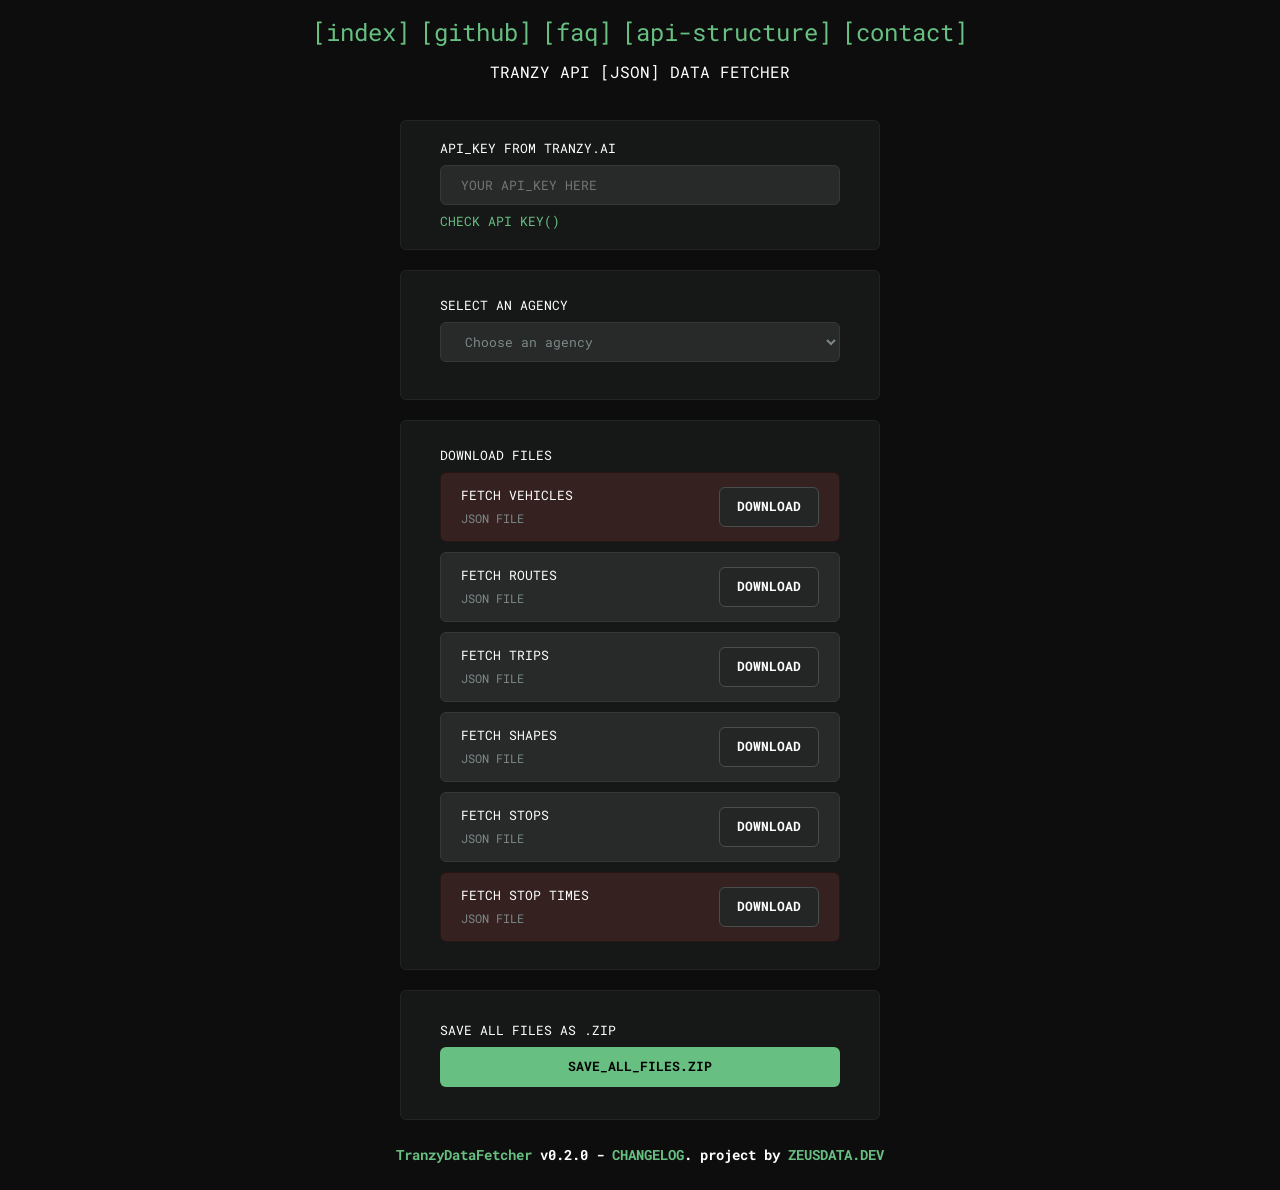
<file: index.html>
<!doctype html>
<html lang="en">
  <head>
    <title>Tranzy Data Fetcher</title>
    <link rel="stylesheet" type="text/css" href="css/reset.css" />
    <link rel="stylesheet" type="text/css" href="css/style.css" />
    <link rel="icon" type="image/png" sizes="16x16" href="/favicon.png" />
    <meta charset="utf-8" />
    <meta name="description" content="Tranzy JSON Data Fetcher" />
    <meta
      name="keywords"
      content="tranzy, json, data, fetch, fetcher, zeusdata, api"
    />
    <meta name="author" content="Zeus Data" />
    <meta name="viewport" content="width=device-width, initial-scale=1.0" />
  </head>
  <body>
    <nav class="m-t-10">
      <ul class="nav-links">
        <li><a href="index.html">[index]</a></li>
        <li>
          <a href="https://github.com/zeusdata/" target="_blank">[github]</a>
        </li>
        <li><a href="faq.html">[faq]</a></li>
        <li><a href="api-structure.html">[api-structure]</a></li>
        <li><a href="mailto:zeusdata.dev@gmail.com">[contact]</a></li>
      </ul>
    </nav>

    <p class="test m-t-10">TRANZY API [JSON] DATA FETCHER</p>

    <div class="container">
      <div class="api-key-ui" id="api-key-ui">
        <div class="api-key-e-holder">
          <p class="p-text">API_KEY FROM TRANZY.AI</p>
          <input
            type="password"
            id="input-api-key"
            placeholder="YOUR API_KEY HERE"
          />
          <div class="func-status">
            <a class="p-text" id="check-api-key">CHECK API KEY()</a>
            <p class="p-text-error" id="status-key"></p>
          </div>
        </div>
      </div>

      <div class="select-ui" id="select-ui">
        <div class="select-e-holder">
          <p class="p-text">SELECT AN AGENCY</p>
          <select class="select-agency" id="select-agency">
            <option>Choose an agency</option>
          </select>
          <div class="func-status">
            <a class="p-text" id="generate-data"></a>
            <p class="p-text-error" id="status-data"></p>
          </div>
        </div>
      </div>

      <div class="download-files-ui" id="download-files-ui">
        <div class="download-files-e-holder">
          <div class="func-status">
            <p class="p-text">DOWNLOAD FILES</p>
            <p class="p-text-error" id="status-download"></p>
          </div>
          <div class="e-r">
            <div class="e-holder">
              <ul>
                <li class="p-text">FETCH VEHICLES</li>
                <li class="p-text-json">JSON FILE</li>
              </ul>
              <a class="download" id="download-vehicles"
                ><p class="p-download">DOWNLOAD</p></a
              >
            </div>
          </div>

          <div class="e">
            <div class="e-holder">
              <ul>
                <li class="p-text">FETCH ROUTES</li>
                <li class="p-text-json">JSON FILE</li>
              </ul>
              <a class="download" id="download-routes"
                ><p class="p-download">DOWNLOAD</p></a
              >
            </div>
          </div>

          <div class="e">
            <div class="e-holder">
              <ul>
                <li class="p-text">FETCH TRIPS</li>
                <li class="p-text-json">JSON FILE</li>
              </ul>
              <a class="download" id="download-trips"
                ><p class="p-download">DOWNLOAD</p></a
              >
            </div>
          </div>

          <div class="e">
            <div class="e-holder">
              <ul>
                <li class="p-text">FETCH SHAPES</li>
                <li class="p-text-json">JSON FILE</li>
              </ul>
              <a class="download" id="download-shapes"
                ><p class="p-download">DOWNLOAD</p></a
              >
            </div>
          </div>

          <div class="e">
            <div class="e-holder">
              <ul>
                <li class="p-text">FETCH STOPS</li>
                <li class="p-text-json">JSON FILE</li>
              </ul>
              <a class="download" id="download-stops"
                ><p class="p-download">DOWNLOAD</p></a
              >
            </div>
          </div>

          <div class="e-r">
            <div class="e-holder">
              <ul>
                <li class="p-text">FETCH STOP TIMES</li>
                <li class="p-text-json">JSON FILE</li>
              </ul>
              <a class="download" id="download-stop-times"
                ><p class="p-download">DOWNLOAD</p></a
              >
            </div>
          </div>
        </div>
      </div>

      <div class="save-ui" id="save-ui">
        <div class="save-e-holder">
          <div class="func-status">
            <p class="p-text">SAVE ALL FILES AS .ZIP</p>
            <p class="p-text-error" id="status-zip"></p>
          </div>
          <a class="btn-save" id="btn-save">SAVE_ALL_FILES.ZIP</a>
        </div>
      </div>
    </div>

    <footer>
      <p class="footer-text">
        <a
          href="https://github.com/zeusdata/tranzy-data-fetcher"
          target="_blank"
          >TranzyDataFetcher</a
        >
        v0.2.0 - <a href="CHANGELOG.md" target="_blank">CHANGELOG</a>. project
        by
        <a href="https://zeusdata.dev" target="_blank">ZEUSDATA.DEV</a>
      </p>
    </footer>
    <script src="src/jszip/jszip.js"></script>
    <script type="module" src="main.js"></script>
  </body>
</html>
</file>
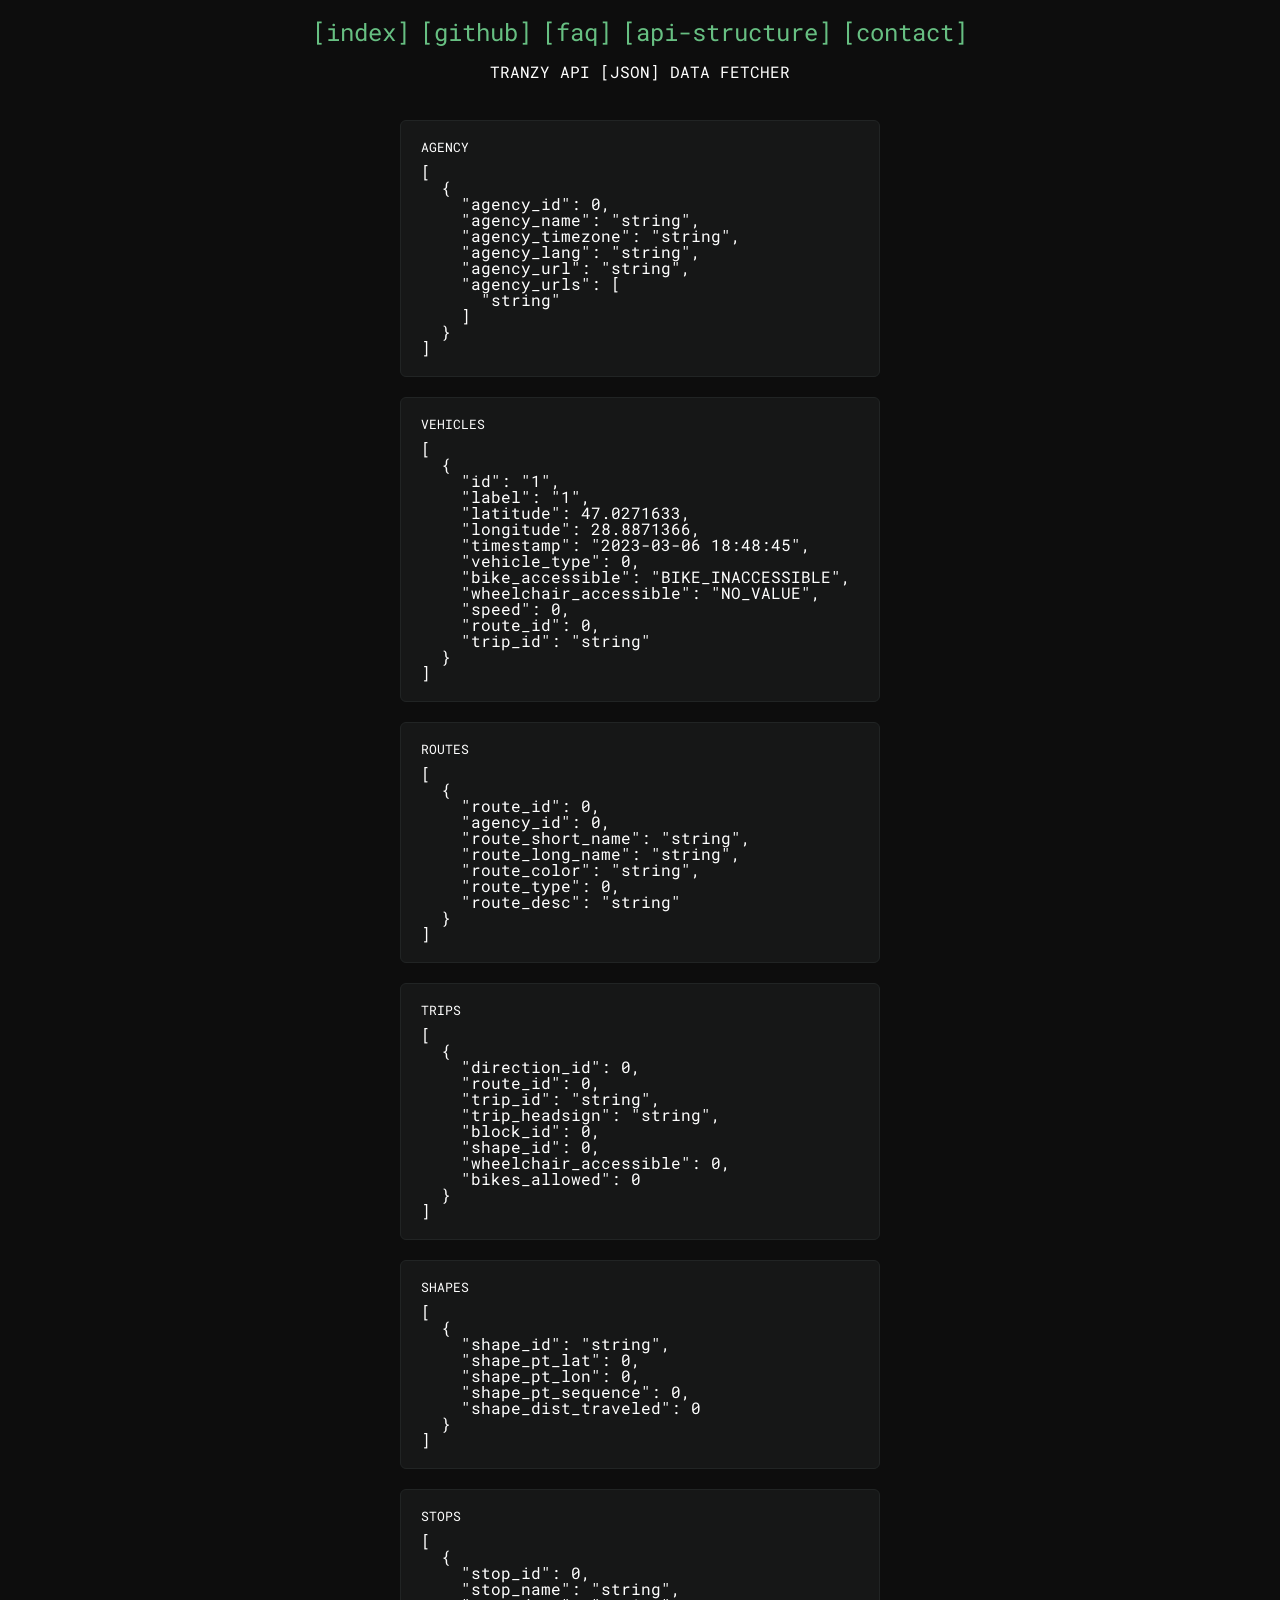
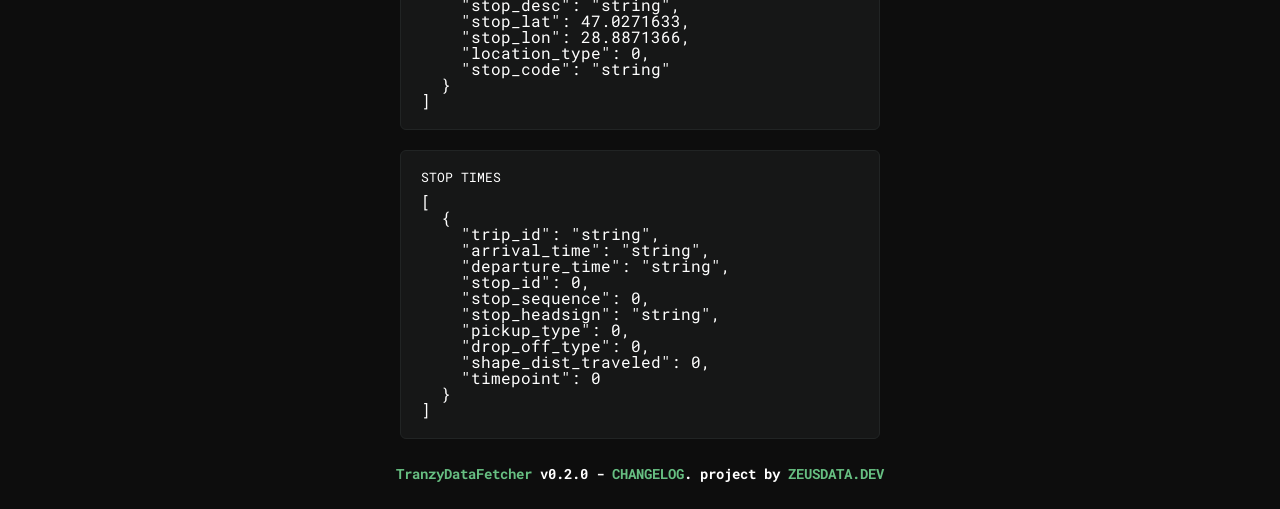
<file: api-structure.html>
<!doctype html>
<html lang="en">
  <head>
    <title>Tranzy Data Fetcher</title>
    <link rel="stylesheet" type="text/css" href="css/reset.css" />
    <link rel="stylesheet" type="text/css" href="css/style-api-structure.css" />
    <link rel="icon" type="image/png" sizes="16x16" href="/favicon.png" />
    <meta charset="utf-8" />
    <meta name="description" content="Tranzy JSON Data Fetcher" />
    <meta
      name="keywords"
      content="tranzy, json, data, fetch, fetcher, zeusdata, api"
    />
    <meta name="author" content="Zeus Data" />
    <meta name="viewport" content="width=device-width, initial-scale=1.0" />
  </head>
  <body>
    <nav class="m-t-10">
      <ul class="nav-links">
        <li><a href="index.html">[index]</a></li>
        <li>
          <a href="https://github.com/zeusdata/" target="_blank">[github]</a>
        </li>
        <li><a href="faq.html">[faq]</a></li>
        <li><a href="api-structure.html">[api-structure]</a></li>
        <li><a href="mailto:zeusdata.dev@gmail.com">[contact]</a></li>
      </ul>
    </nav>

    <p class="test m-t-10">TRANZY API [JSON] DATA FETCHER</p>

    <div class="container">
      <div class="json-ui" id="api-key-ui">
        <div class="json-e-holder">
          <p class="p-text">AGENCY</p>

          <pre>
[
  {
    "agency_id": 0,
    "agency_name": "string",
    "agency_timezone": "string",
    "agency_lang": "string",
    "agency_url": "string",
    "agency_urls": [
      "string"
    ]
  }
]
</pre
          >
        </div>

        <div class="json-e-holder">
          <p class="p-text">VEHICLES</p>

          <pre>
[
  {
    "id": "1",
    "label": "1",
    "latitude": 47.0271633,
    "longitude": 28.8871366,
    "timestamp": "2023-03-06 18:48:45",
    "vehicle_type": 0,
    "bike_accessible": "BIKE_INACCESSIBLE",
    "wheelchair_accessible": "NO_VALUE",
    "speed": 0,
    "route_id": 0,
    "trip_id": "string"
  }
]
</pre
          >
        </div>

        <div class="json-e-holder">
          <p class="p-text">ROUTES</p>

          <pre>
[
  {
    "route_id": 0,
    "agency_id": 0,
    "route_short_name": "string",
    "route_long_name": "string",
    "route_color": "string",
    "route_type": 0,
    "route_desc": "string"
  }
]
</pre
          >
        </div>

        <div class="json-e-holder">
          <p class="p-text">TRIPS</p>

          <pre>
[
  {
    "direction_id": 0,
    "route_id": 0,
    "trip_id": "string",
    "trip_headsign": "string",
    "block_id": 0,
    "shape_id": 0,
    "wheelchair_accessible": 0,
    "bikes_allowed": 0
  }
]
</pre
          >
        </div>

        <div class="json-e-holder">
          <p class="p-text">SHAPES</p>
          <pre>
[
  {
    "shape_id": "string",
    "shape_pt_lat": 0,
    "shape_pt_lon": 0,
    "shape_pt_sequence": 0,
    "shape_dist_traveled": 0
  }
]</pre
          >
        </div>

        <div class="json-e-holder">
          <p class="p-text">STOPS</p>

          <pre>
[
  {
    "stop_id": 0,
    "stop_name": "string",
    "stop_desc": "string",
    "stop_lat": 47.0271633,
    "stop_lon": 28.8871366,
    "location_type": 0,
    "stop_code": "string"
  }
]</pre
          >
        </div>

        <div class="json-e-holder">
          <p class="p-text">STOP TIMES</p>

          <pre>
[
  {
    "trip_id": "string",
    "arrival_time": "string",
    "departure_time": "string",
    "stop_id": 0,
    "stop_sequence": 0,
    "stop_headsign": "string",
    "pickup_type": 0,
    "drop_off_type": 0,
    "shape_dist_traveled": 0,
    "timepoint": 0
  }
]</pre
          >
        </div>
      </div>
    </div>
    <footer>
      <p class="footer-text">
        <a
          href="https://github.com/zeusdata/tranzy-data-fetcher"
          target="_blank"
          >TranzyDataFetcher</a
        >
        v0.2.0 - <a href="CHANGELOG.md" target="_blank">CHANGELOG</a>. project
        by
        <a href="https://zeusdata.dev" target="_blank">ZEUSDATA.DEV</a>
      </p>
    </footer>
    <script src="src/jszip/jszip.js"></script>
    <script type="module" src="main.js"></script>
  </body>
</html>
</file>
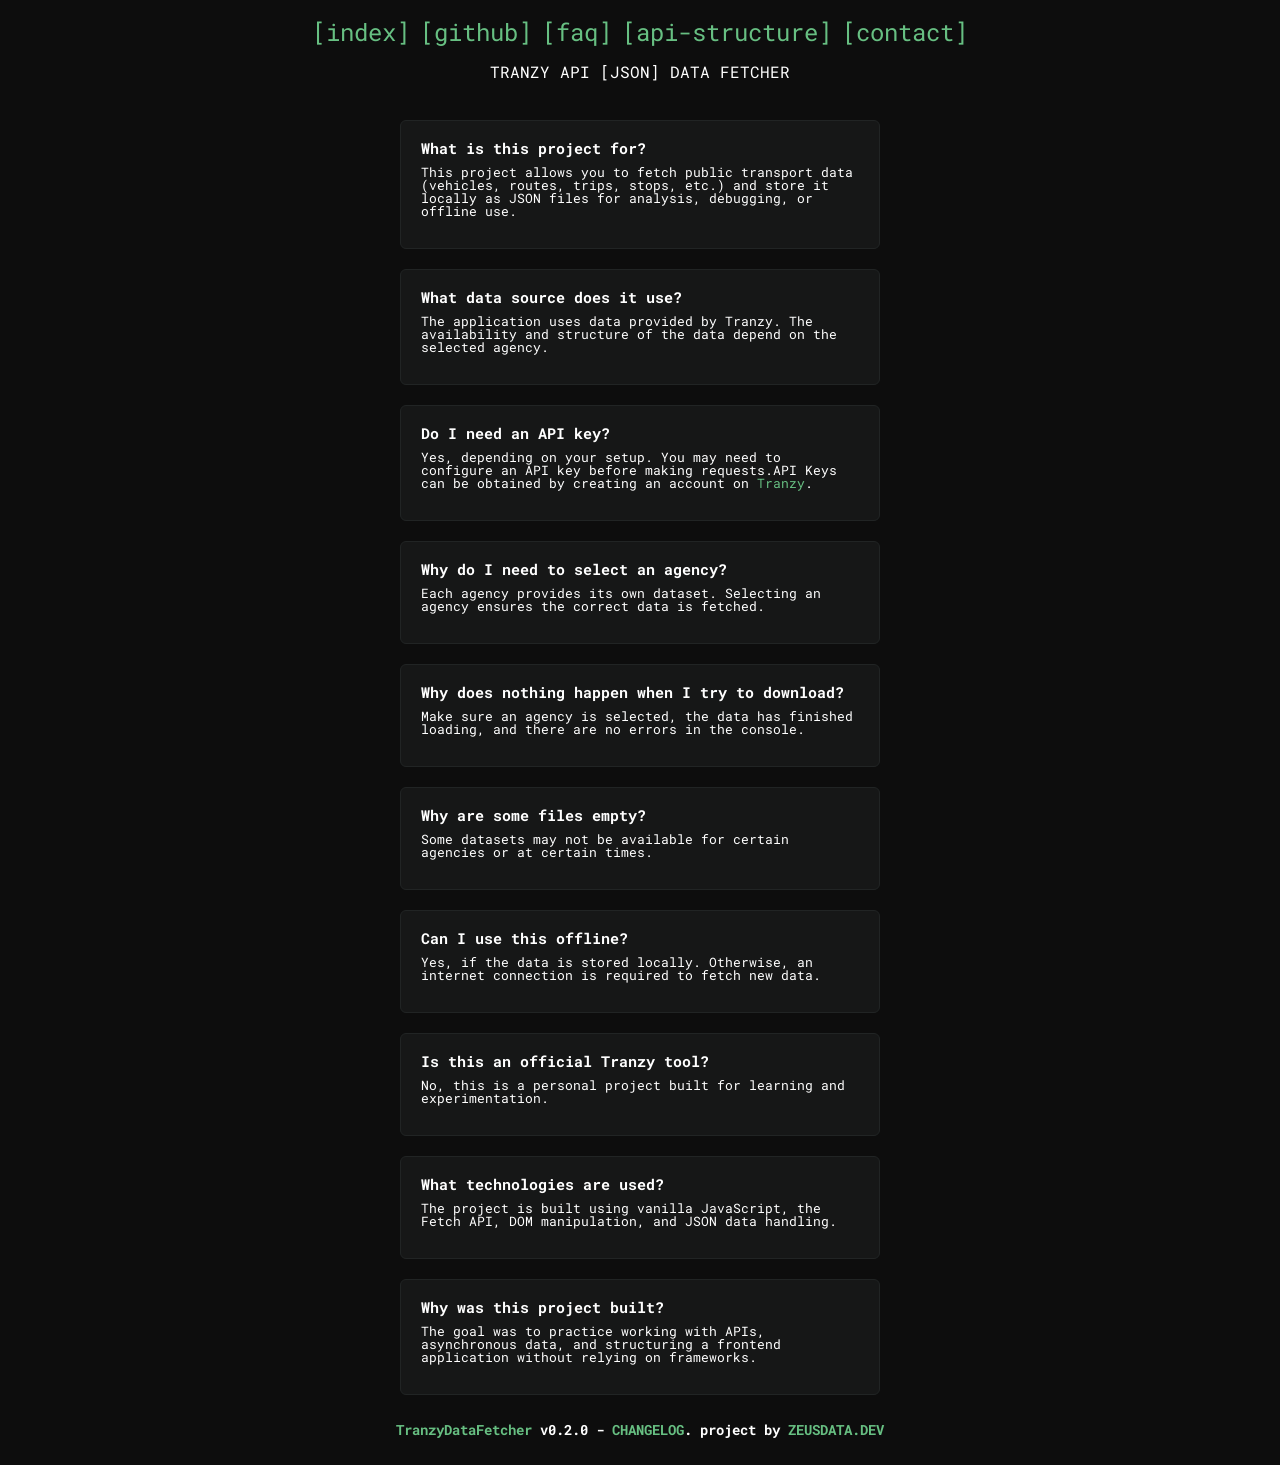
<file: faq.html>
<!doctype html>
<html lang="en">
  <head>
    <title>Tranzy Data Fetcher</title>
    <link rel="stylesheet" type="text/css" href="css/reset.css" />
    <link rel="stylesheet" type="text/css" href="css/style-faq.css" />
    <link rel="icon" type="image/png" sizes="16x16" href="/favicon.png" />
    <meta charset="utf-8" />
    <meta name="description" content="Tranzy JSON Data Fetcher" />
    <meta
      name="keywords"
      content="tranzy, json, data, fetch, fetcher, zeusdata, api"
    />
    <meta name="author" content="Zeus Data" />
    <meta name="viewport" content="width=device-width, initial-scale=1.0" />
  </head>
  <body>
    <nav class="m-t-10">
      <ul class="nav-links">
        <li><a href="index.html">[index]</a></li>
        <li>
          <a href="https://github.com/zeusdata/" target="_blank">[github]</a>
        </li>
        <li><a href="faq.html">[faq]</a></li>
        <li><a href="api-structure.html">[api-structure]</a></li>
        <li><a href="mailto:zeusdata.dev@gmail.com">[contact]</a></li>
      </ul>
    </nav>

    <p class="test m-t-10">TRANZY API [JSON] DATA FETCHER</p>

    <div class="container">
      <div class="faq-ui" id="api-key-ui">
        <div class="faq-e-holder">
          <p class="p-text-bold">What is this project for?</p>
          <p class="p-text">
            This project allows you to fetch public transport data (vehicles,
            routes, trips, stops, etc.) and store it locally as JSON files for
            analysis, debugging, or offline use.
          </p>
        </div>

        <div class="faq-e-holder">
          <p class="p-text-bold">What data source does it use?</p>
          <p class="p-text">
            The application uses data provided by Tranzy. The availability and
            structure of the data depend on the selected agency.
          </p>
        </div>

        <div class="faq-e-holder">
          <p class="p-text-bold">Do I need an API key?</p>
          <p class="p-text">
            Yes, depending on your setup. You may need to configure an API key
            before making requests.API Keys can be obtained by creating an
            account on
            <a href="https://tranzy.ai/" target="_blank">Tranzy</a>.
          </p>
        </div>

        <div class="faq-e-holder">
          <p class="p-text-bold">Why do I need to select an agency?</p>
          <p class="p-text">
            Each agency provides its own dataset. Selecting an agency ensures
            the correct data is fetched.
          </p>
        </div>

        <div class="faq-e-holder">
          <p class="p-text-bold">
            Why does nothing happen when I try to download?
          </p>
          <p class="p-text">
            Make sure an agency is selected, the data has finished loading, and
            there are no errors in the console.
          </p>
        </div>

        <div class="faq-e-holder">
          <p class="p-text-bold">Why are some files empty?</p>
          <p class="p-text">
            Some datasets may not be available for certain agencies or at
            certain times.
          </p>
        </div>

        <div class="faq-e-holder">
          <p class="p-text-bold">Can I use this offline?</p>
          <p class="p-text">
            Yes, if the data is stored locally. Otherwise, an internet
            connection is required to fetch new data.
          </p>
        </div>

        <div class="faq-e-holder">
          <p class="p-text-bold">Is this an official Tranzy tool?</p>
          <p class="p-text">
            No, this is a personal project built for learning and
            experimentation.
          </p>
        </div>

        <div class="faq-e-holder">
          <p class="p-text-bold">What technologies are used?</p>
          <p class="p-text">
            The project is built using vanilla JavaScript, the Fetch API, DOM
            manipulation, and JSON data handling.
          </p>
        </div>

        <div class="faq-e-holder">
          <p class="p-text-bold">Why was this project built?</p>
          <p class="p-text">
            The goal was to practice working with APIs, asynchronous data, and
            structuring a frontend application without relying on frameworks.
          </p>
        </div>
      </div>
    </div>
    <footer>
      <p class="footer-text">
        <a
          href="https://github.com/zeusdata/tranzy-data-fetcher"
          target="_blank"
          >TranzyDataFetcher</a
        >
        v0.2.0 - <a href="CHANGELOG.md" target="_blank">CHANGELOG</a>. project
        by
        <a href="https://zeusdata.dev" target="_blank">ZEUSDATA.DEV</a>
      </p>
    </footer>
    <script src="src/jszip/jszip.js"></script>
    <script type="module" src="main.js"></script>
  </body>
</html>
</file>
<file: css/style.css>
:root {
  --selection-bg-color: #67bf82;
  --selection-color: #fff;
  --bg-color: #0d0d0d;
  --font-color: #fff;
  --font-size: 13px;
  --border-radius: 6px;
  --ui-border: 1px solid #212424;
  --ui-background-color: #161717;
  --input-background-color: #282a2a;
  --input-border: 1px solid #353838;

  /* --border-test: 1px solid crimson; */

  --e-border: 1px solid #353838;
  --e-background-color: #282a2a;
  --e-r-background-color: #362121;
  --e-r-border: 1px solid #281515;
  --btn-border: 1px solid #484e4e;
  --btn-download-bg: #242626;
  --cta-color: #67bf82;
}
::selection {
  background-color: var(--selection-bg-color);
  color: var(--selection-color);
}
@font-face {
  font-family: "RobotoMono";
  src: url("../assets/fonts/static/RobotoMono-Regular.ttf") format("truetype");
  font-weight: 400;
  font-style: normal;
}
@font-face {
  font-family: "RobotoMono";
  src: url("../assets/fonts/static/RobotoMono-Bold.ttf") format("truetype");
  font-weight: 700;
  font-style: normal;
}
* {
  outline: none;
}
a {
  text-decoration: none;
  color: var(--cta-color);
  transition: 0.4s ease-in-out;
}
a:hover {
  color: white;
}
body {
  background-color: var(--bg-color);
  color: var(--font-color);
  display: flex;
  flex-direction: column;
  /* justify-content: center; */
  align-items: center;

  font-family: RobotoMono;
  font-weight: 400;
}
.nav-links {
  display: flex;
  flex-direction: row;
}
.nav-links > li > a {
  font-size: 24px;
}
.m-t-10 {
  padding-top: 20px;
  /* margin-top: 10px; */
}
.container {
  margin-top: 40px;
  max-width: 480px;
  width: 100%;
  height: 1000px;
  border: var(--border-test);
  display: flex;
  flex-direction: column;
  gap: 20px;
}
.p-text {
  /* margin-bottom: 8px; */
  font-family: RobotoMono;
  font-weight: 400;
  font-size: var(--font-size);
}
.p-text-error {
  color: crimson;
  /* margin-bottom: 8px; */
  font-family: RobotoMono;
  font-weight: 400;
  font-size: var(--font-size);
}
.api-key-ui,
.select-ui,
.save-ui {
  width: 100%;
  height: 130px;
  background-color: var(--ui-background-color);
  border: var(--ui-border);
  border-radius: var(--border-radius);
  box-sizing: border-box;
  padding: 0;
  margin: 0;
  display: flex;
  flex-direction: column;
  justify-content: center;
  align-items: center;
}
.download-files-ui {
  width: 100%;
  height: 550px;
  background-color: var(--ui-background-color);
  border: var(--ui-border);
  border-radius: var(--border-radius);
  box-sizing: border-box;
  padding: 0;
  margin: 0;
  display: flex;
  flex-direction: column;
  justify-content: center;
  align-items: center;
}
.api-key-e-holder,
.select-e-holder,
.save-e-holder,
.download-files-e-holder {
  border: var(--border-test);
  display: flex;
  flex-direction: column;
  gap: 10px;
}
.func-status {
  display: flex;
  flex-direction: row;
  justify-content: space-between;
  border: var(--border-test);
}
#input-api-key,
.select-agency {
  padding-left: 20px;
  box-sizing: border-box;
  width: 400px;
  height: 40px;
  background-color: var(--input-background-color);
  border: var(--input-border);
  border-radius: var(--border-radius);
  /* margin-left: 20px; */
  font-family: RobotoMono;
  font-size: var(--font-size);
  font-weight: 400;
  color: #7c8888;

  transition: 0.4s ease-in-out;
}
#input-api-key::placeholder {
  /* padding-left: 20px; */
  font-family: RobotoMono;
  font-size: var(--font-size);
  font-weight: 400;
}
#input-api-key:focus {
  border: 1px solid #67bf82;
}
.e-r {
  box-sizing: border-box;
  width: 400px;
  height: 70px;
  background-color: var(--e-r-background-color);
  border: var(--e-r-border);
  border-radius: var(--border-radius);
}
.e {
  box-sizing: border-box;
  width: 400px;
  height: 70px;
  background-color: var(--e-background-color);
  border: var(--e-border);
  border-radius: var(--border-radius);
}
.e:hover {
  outline: 2px solid #67bf82;
  background-color: #353838;
}
.e-r:hover {
  outline: 2px solid #67bf82;
}
.e-holder {
  height: 100%;
  box-sizing: border-box;
  padding: 20px;
  border: var(--border-test);
  display: flex;
  flex-direction: row;
  justify-content: space-between;
  align-items: center;
  align-self: center;
}
ul {
  display: flex;
  flex-direction: column;
  gap: 10px;
}
.p-text-json {
  font-family: RobotoMono;
  font-size: 12px;
  font-weight: 400;
  color: #7c8888;
}
.download {
  box-sizing: border-box;
  width: 100px;
  height: 40px;
  background-color: var(--btn-download-bg);
  border: var(--btn-border);
  border-radius: var(--border-radius);
  display: flex;
  justify-content: center;
  align-items: center;
  transition: 0.6s ease-in-out;
}
.download:hover {
  background-color: #444848;
}
.p-download {
  cursor: pointer;
  color: white;
  font-family: RobotoMono;
  font-size: 13px;
  font-weight: 700;
}
.btn-save {
  width: 400px;
  height: 40px;
  background-color: var(--cta-color);
  display: flex;
  justify-content: center;
  align-items: center;
  border-radius: var(--border-radius);
  color: black;
  font-family: RobotoMono;
  font-size: 13px;
  font-size: var(--font-size);
  font-weight: 700;
}
footer {
  width: 100%;
  height: 70px;
  display: flex;
  justify-content: center;
  align-items: center;
  /* border: 1px solid crimson; */
}
.footer-text {
  font-family: RobotoMono;
  font-size: 14px;
  font-weight: 700;
}
</file>
<file: css/style-api-structure.css>
:root {
  --selection-bg-color: #67bf82;
  --selection-color: #fff;
  --bg-color: #0d0d0d;
  --font-color: #fff;
  --font-size: 13px;
  --border-radius: 6px;
  --ui-border: 1px solid #212424;
  --ui-background-color: #161717;
  --input-background-color: #282a2a;
  --input-border: 1px solid #353838;

  /* --border-test: 1px solid crimson; */

  --e-border: 1px solid #353838;
  --e-background-color: #282a2a;
  --e-r-background-color: #362121;
  --e-r-border: 1px solid #281515;
  --btn-border: 1px solid #484e4e;
  --btn-download-bg: #242626;
  --cta-color: #67bf82;
}
::selection {
  background-color: var(--selection-bg-color);
  color: var(--selection-color);
}
@font-face {
  font-family: "RobotoMono";
  src: url("../assets/fonts/static/RobotoMono-Regular.ttf") format("truetype");
  font-weight: 400;
  font-style: normal;
}
@font-face {
  font-family: "RobotoMono";
  src: url("../assets/fonts/static/RobotoMono-Bold.ttf") format("truetype");
  font-weight: 700;
  font-style: normal;
}
* {
  outline: none;
}
a {
  text-decoration: none;
  color: var(--cta-color);
  transition: 0.4s ease-in-out;
}
a:hover {
  color: white;
}
body {
  background-color: var(--bg-color);
  color: var(--font-color);
  display: flex;
  flex-direction: column;
  /* justify-content: center; */
  align-items: center;

  font-family: RobotoMono;
  font-weight: 400;
}
.nav-links {
  display: flex;
  flex-direction: row;
  gap: 10px;
}
.nav-links > li > a {
  font-size: 24px;
}
.m-t-10 {
  padding-top: 20px;
  /* margin-top: 10px; */
}
.container {
  margin-top: 40px;
  max-width: 480px;
  width: 100%;
  height: auto;
  border: var(--border-test);
  display: flex;
  flex-direction: column;
  gap: 20px;
}
.p-text {
  margin-bottom: 10px;
  font-family: RobotoMono;
  font-weight: 400;
  font-size: var(--font-size);
}
.p-text-error {
  color: crimson;
  /* margin-bottom: 8px; */
  font-family: RobotoMono;
  font-weight: 400;
  font-size: var(--font-size);
}
.json-ui {
  /* padding: 20px; */
  width: 100%;
  /* height: auto; */
  box-sizing: border-box;
  padding: 0;
  margin: 0;
  display: flex;
  flex-direction: column;
  gap: 20px;
  /* justify-content: center; */
  /* align-items: center; */
}
.json-e-holder {
  background-color: var(--ui-background-color);
  border: var(--ui-border);
  border-radius: var(--border-radius);

  height: auto;
  padding: 20px;
  box-sizing: border-box;
  /* border: var(--border-test); */
}
footer {
  width: 100%;
  height: 70px;
  display: flex;
  justify-content: center;
  align-items: center;
  /* border: 1px solid crimson; */
}
.footer-text {
  font-family: RobotoMono;
  font-size: 14px;
  font-weight: 700;
}
</file>
<file: css/style-faq.css>
:root {
  --selection-bg-color: #67bf82;
  --selection-color: #fff;
  --bg-color: #0d0d0d;
  --font-color: #fff;
  --font-size: 13px;
  --font-size-question: 15px;
  --border-radius: 6px;
  --ui-border: 1px solid #212424;
  --ui-background-color: #161717;
  --input-background-color: #282a2a;
  --input-border: 1px solid #353838;

  /* --border-test: 1px solid crimson; */

  --e-border: 1px solid #353838;
  --e-background-color: #282a2a;
  --e-r-background-color: #362121;
  --e-r-border: 1px solid #281515;
  --btn-border: 1px solid #484e4e;
  --btn-download-bg: #242626;
  --cta-color: #67bf82;
}
::selection {
  background-color: var(--selection-bg-color);
  color: var(--selection-color);
}
@font-face {
  font-family: "RobotoMono";
  src: url("../assets/fonts/static/RobotoMono-Regular.ttf") format("truetype");
  font-weight: 400;
  font-style: normal;
}
@font-face {
  font-family: "RobotoMono";
  src: url("../assets/fonts/static/RobotoMono-Bold.ttf") format("truetype");
  font-weight: 700;
  font-style: normal;
}
* {
  outline: none;
}
a {
  text-decoration: none;
  color: var(--cta-color);
  transition: 0.4s ease-in-out;
}
a:hover {
  color: white;
}
body {
  background-color: var(--bg-color);
  color: var(--font-color);
  display: flex;
  flex-direction: column;
  /* justify-content: center; */
  align-items: center;

  font-family: RobotoMono;
  font-weight: 400;
}
.nav-links {
  display: flex;
  flex-direction: row;
  gap: 10px;
}
.nav-links > li > a {
  font-size: 24px;
}
.m-t-10 {
  padding-top: 20px;
  /* margin-top: 10px; */
}
.container {
  margin-top: 40px;
  max-width: 480px;
  width: 100%;
  height: auto;
  border: var(--border-test);
  display: flex;
  flex-direction: column;
  gap: 20px;
}
.p-text-bold {
  margin-bottom: 10px;
  font-family: RobotoMono;
  font-weight: 700;
  font-size: var(--font-size-question);
}
.p-text {
  margin-bottom: 10px;
  font-family: RobotoMono;
  font-weight: 400;
  font-size: var(--font-size);
}
.faq-ui {
  /* padding: 20px; */
  width: 100%;
  /* height: auto; */
  box-sizing: border-box;
  padding: 0;
  margin: 0;
  display: flex;
  flex-direction: column;
  gap: 20px;
  /* justify-content: center; */
  /* align-items: center; */
}
.faq-e-holder {
  background-color: var(--ui-background-color);
  border: var(--ui-border);
  border-radius: var(--border-radius);

  height: auto;
  padding: 20px;
  box-sizing: border-box;
  /* border: var(--border-test); */
}
footer {
  width: 100%;
  height: 70px;
  display: flex;
  justify-content: center;
  align-items: center;
  /* border: 1px solid crimson; */
}
.footer-text {
  font-family: RobotoMono;
  font-size: 14px;
  font-weight: 700;
}
</file>
